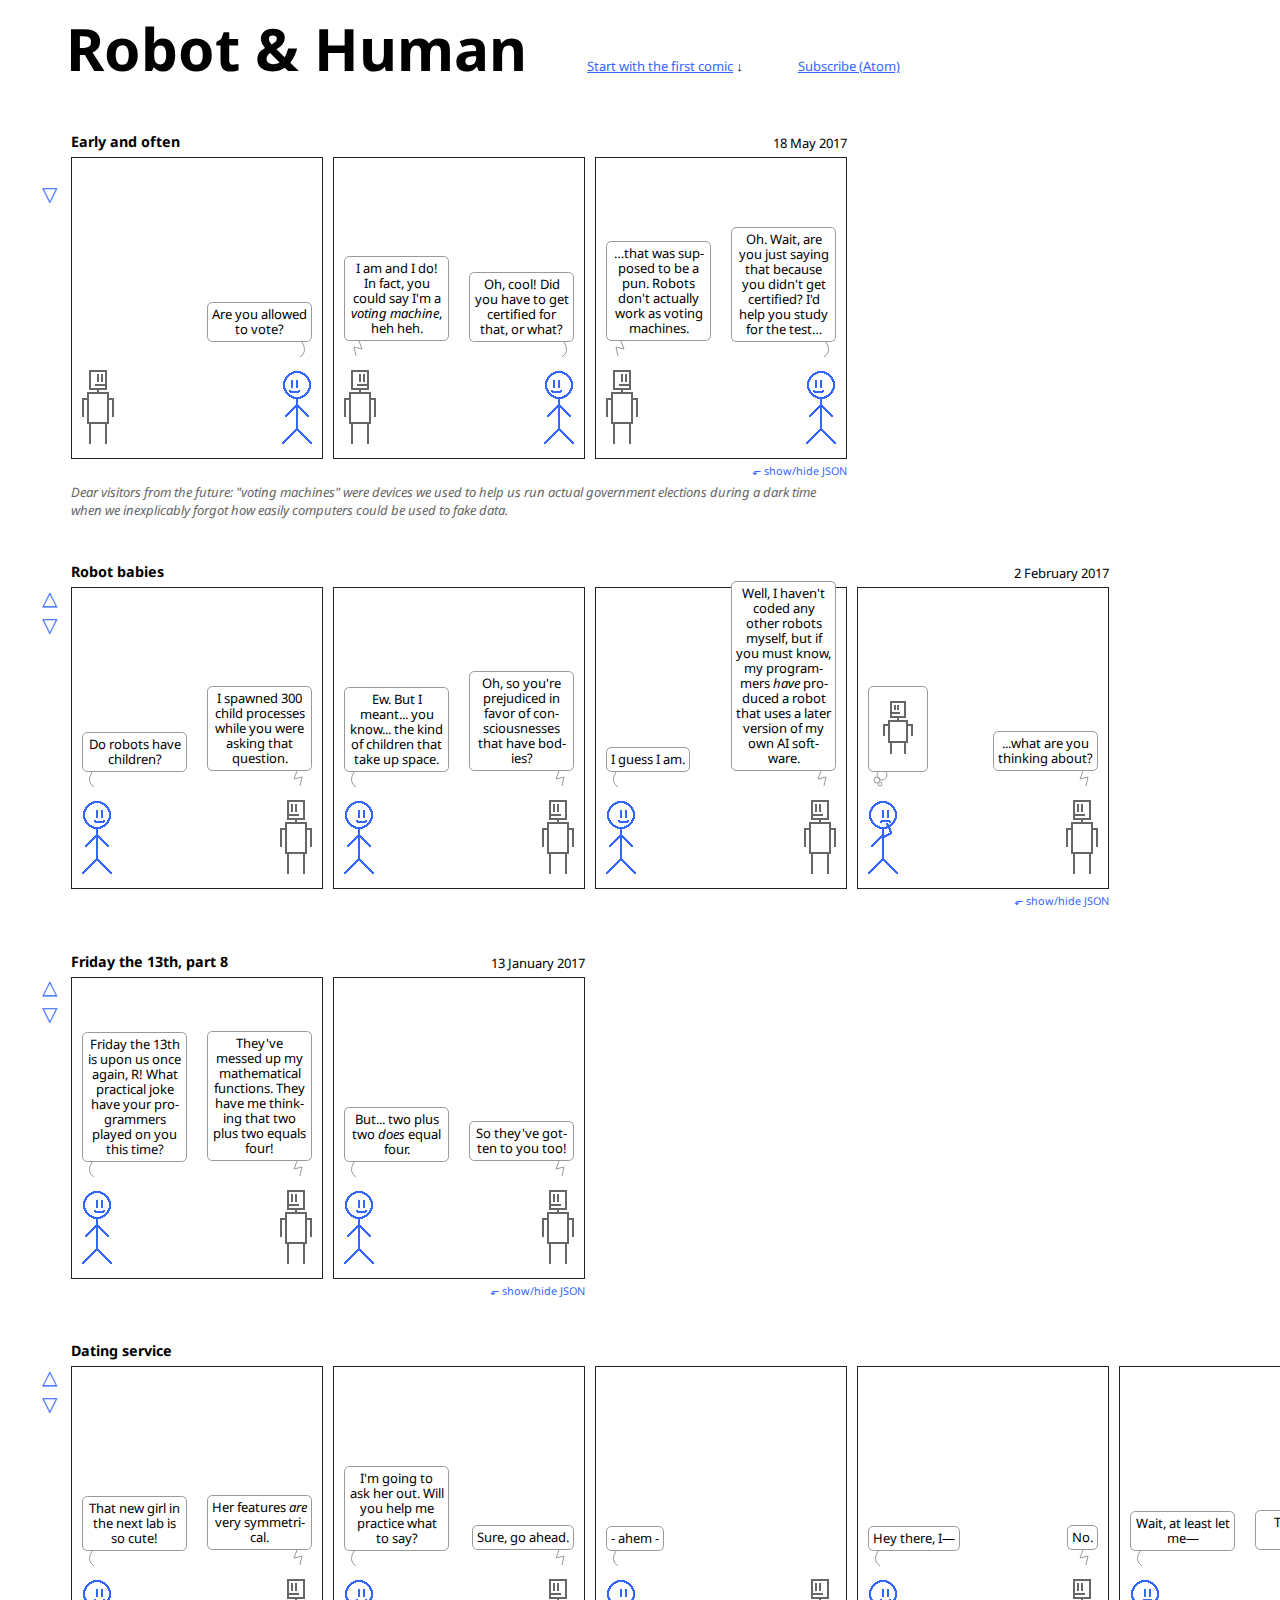
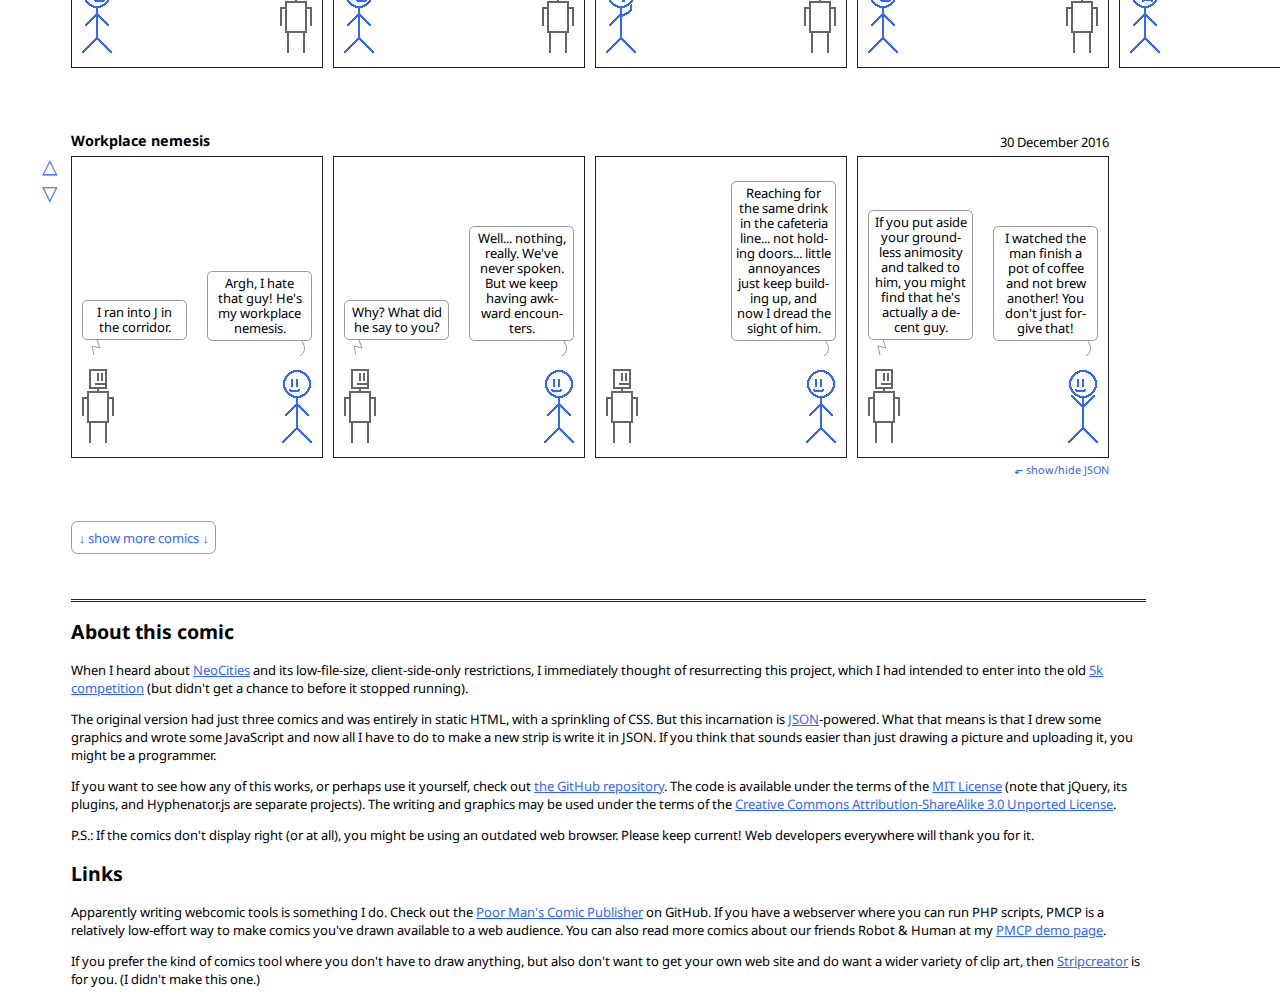
<file: index.html>
<!doctype html>
<html lang="en">
<head>
<meta charset="UTF-8">
<title>Robot &amp; Human: A Webcomic</title>
<!-- I didn't realize how much I missed GeoCities until NeoCities brought it back.... -->
<link rel="icon" type="image/png" href="favicon.png">
<script type="text/javascript" src="js/jquery-2.0.1.min.js"></script>
<script type="text/javascript" src="js/jquery.scrollTo-1.4.3.1-min.js"></script>
<script type="text/javascript" src="js/jcanvas.min.js"></script>
<script type="text/javascript" src="js/hyphenator/Hyphenator.js"></script>
<script type="text/javascript" src="js/comics.js"></script>
<link rel="stylesheet" type="text/css" href="robotandhuman.min.css">
<link href="atom.txt" type="application/atom+xml" rel="alternate" title="ATOM Feed">
</head>

<body>
<h1 id="ctitle">Robot &amp; Human</h1>
<p id="top_controls"><a data-scroll-id="e1" href="#e1">Start with the first comic</a> &darr;
<a href="atom.txt">Subscribe (Atom)</a></p>

<noscript>It looks like you have JavaScript turned off.  Sorry, but this whole page is an exercise in JS.  You won't
see much here without it.</noscript>

<p id="more">
<a href="javascript:void(0)">&darr; show more comics &darr;</a>
<!-- the code that adds a click event to this link is at the bottom of comics.js -->
</p>


<div id="blathering">
<h2 id="about">About this comic</h2>

<p>When I heard about <a href="https://neocities.org/">NeoCities</a> and its
low-file-size, client-side-only restrictions, I immediately thought of
resurrecting this project, which I had intended to enter into the old <a
href="http://the5k.org/">5k competition</a> (but didn't get a chance to before
it stopped running).</p>

<p>The original version had just three comics and was entirely in static HTML, with a sprinkling of CSS.
But this incarnation is <a href="http://www.json.org/">JSON</a>-powered.  What that means is that I drew
some graphics and wrote some JavaScript and now all I have to do to make a new
strip is write it in JSON.  If you think that sounds easier than just drawing a
picture and uploading it, you might be a programmer.</p>

<p>If you want to see how any of this works, or perhaps use it yourself, check out
<a href="https://github.com/Triskaideka/robotandhuman">the GitHub repository</a>.
The code is available under the terms of the
<a href="http://opensource.org/licenses/MIT">MIT License</a> (note that jQuery, its plugins, and Hyphenator.js
are separate projects).  The writing and graphics may be used under the terms of the <a rel="license"
href="http://creativecommons.org/licenses/by-sa/3.0/deed.en_US">Creative Commons Attribution-ShareAlike 3.0 Unported
License</a>.</p>

<p>P.S.: If the comics don't display right (or at all), you might be using an outdated web browser.  Please keep current!
Web developers everywhere will thank you for it.</p>

<h2 id="links">Links</h2>

<p>Apparently writing webcomic tools is something I do.  Check out the <a
href="https://github.com/Triskaideka/comicpub">Poor Man's Comic Publisher</a> on
GitHub.  If you have a webserver where you can run PHP scripts, PMCP is a
relatively low-effort way to make comics you've drawn available to a web
audience.  You can also read more comics about our friends Robot &amp; Human
at my <a href="http://triskaideka.net/comicpub/">PMCP demo page</a>.</p>

<p>If you prefer the kind of comics tool where you don't have to draw anything,
but also don't want to get your own web site and do want a wider variety of clip
art, then <a href="http://www.stripcreator.com/">Stripcreator</a> is for you.
(I didn't make this one.)</p>

</div>
</body>
</html>
</file>
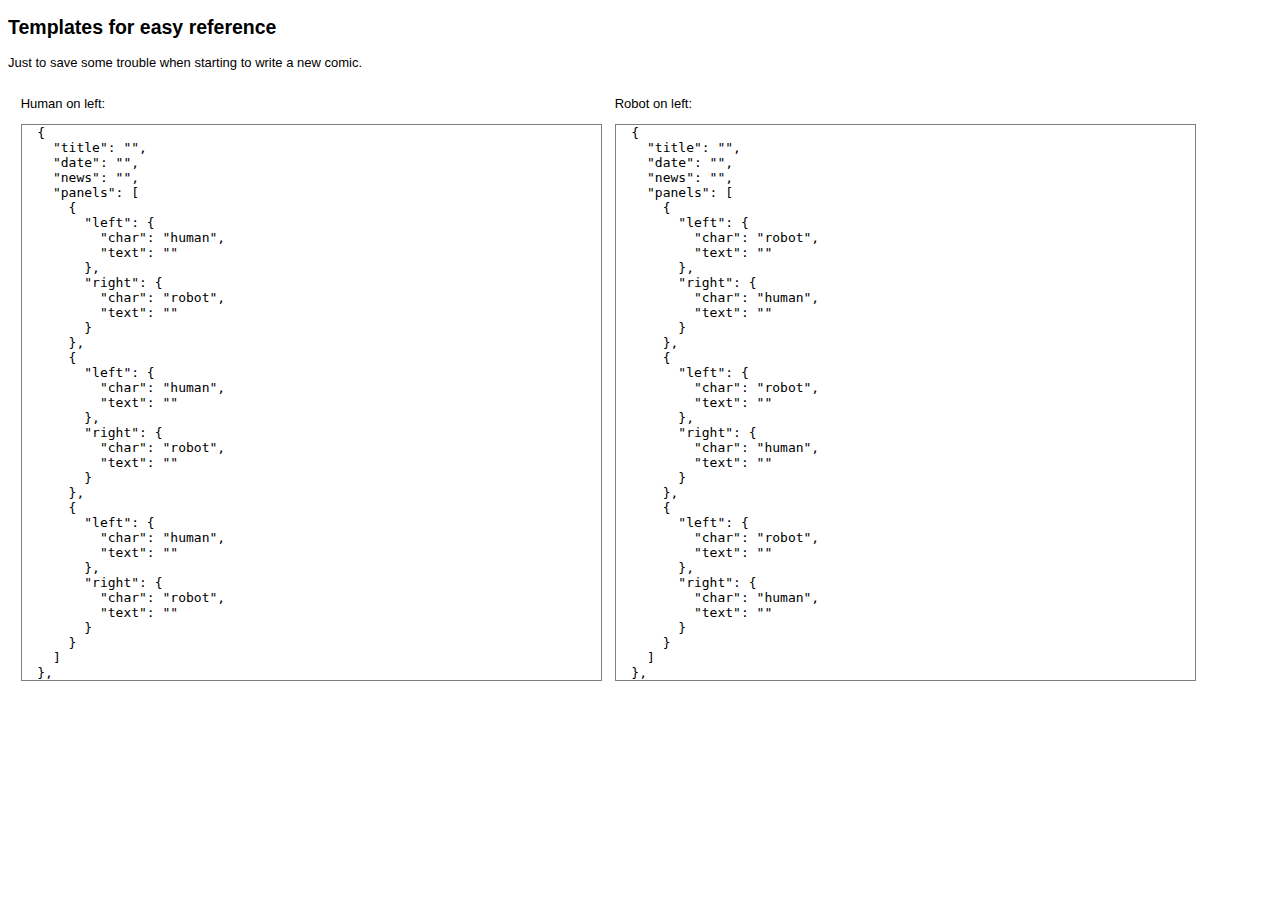
<file: templates.html>
<!doctype html>
<html>
<head>
<title>Templates for easy reference</title>
<link rel="stylesheet" type="text/css" href="rhwc.css">
<style type="text/css"><!--
.code {
  font-family: monospace;
  white-space: pre-wrap;
  border: 1px solid gray;
}

.blah {
  width: 46%;
  float: left;
  margin-left: 1%;
}
--></style>
</head>

<body>
<h2>Templates for easy reference</h2>

<p>Just to save some trouble when starting to write a new comic.</p>

<div class="blah">
<p>Human on left:</p>
<div class="code">  {
    "title": "",
    "date": "",
    "news": "",
    "panels": [
      {
        "left": {
          "char": "human",
          "text": ""
        },
        "right": {
          "char": "robot",
          "text": ""
        }
      },
      {
        "left": {
          "char": "human",
          "text": ""
        },
        "right": {
          "char": "robot",
          "text": ""
        }
      },
      {
        "left": {
          "char": "human",
          "text": ""
        },
        "right": {
          "char": "robot",
          "text": ""
        }
      }
    ]
  },
</div>
</div>

<div class="blah">
<p>Robot on left:</p>
<div class="code">  {
    "title": "",
    "date": "",
    "news": "",
    "panels": [
      {
        "left": {
          "char": "robot",
          "text": ""
        },
        "right": {
          "char": "human",
          "text": ""
        }
      },
      {
        "left": {
          "char": "robot",
          "text": ""
        },
        "right": {
          "char": "human",
          "text": ""
        }
      },
      {
        "left": {
          "char": "robot",
          "text": ""
        },
        "right": {
          "char": "human",
          "text": ""
        }
      }
    ]
  },
</div>

</body>
</html>
</file>
<file: rhwc.css>
BODY {
  font-family: Verdana, sans-serif;
  font-size: 13px;
  color: #000;
  background-color: #fff;
}

H1 {
  font-size: 400%;
  margin-top: 0;
  text-align: center;
}

a:link {
  color: #36f;  /* matches the color of the human graphics */
}

a:hover {
  color: #f00;
}


/* "episode" is the single wrapper for each comic and its attendant elements */
.episode {
  clear: both;
  margin-left: 5%;
  margin-top: 3.5em;
  position: relative;
}


/* prev/next links */
.prevnext {
  font-size: 150%;
  position: absolute;
  top: 1em;
  left: -1.5em;
}

.prevnext a {
  text-decoration: none;
}


/* The title and date field that precede the comic panels */
.title {
  font-weight: bold;
  float: left;
}

.date {
  float: right;
  margin-right: 14px;  /* so the right side of this div lines up with the right edge of the last panel */
}


/* individual panels */
.panel {
  display: inline-block;
  margin: 5px 10px 0 0;
  border: 1px solid #222;
  width: 250px;
  min-height: 300px;
  position: relative;  /* so panels will be "positioned ancestors" of the images inside them */
}

.p-left, .p-right {
  margin: 0;
  border: 0;
  padding: 0;
  width: 50%;

  position: absolute;
  bottom: 0;
}

.p-left {
  left: 0;
}

.p-right {
  right: 0;
  text-align: right;
}


/* "extra classes" for panels */
.dashed {
  border-style: dashed;
}

.taller {
  /* for comics with lots of dialogue -- this should probably be applied to every panel in a strip, not just one */
  height: 350px;
}


/* character images */
.panel IMG {
  margin: 10px;
}

/* dialogue */
.dialogue {
  display: inline-block;  /* 'block' would make them always take the full width available */
  margin: 0px 10px;
  padding: 4px;
  border-bottom: 1px solid #999;
  border-radius: 0.4em;
}


/* JSON */
.show_json {
  text-align: right;
  font-size: smaller;
  margin-right: 14px;  /* so the right side of this div lines up with the right edge of the last panel */
}

.show_json A {
  text-decoration: none;
}

.json {
  font-family: monospace;
  white-space: pre-wrap;  /* so it looks like code */
  border: 1px solid #999;
  padding: 0.5em;
  display: none;  /* hide it by default; the toggle link will show it */
  margin-right: 14px;  /* so the right side of this div lines up with the right edge of the last panel */
}


/* "News post" */
.news {
  font-style: italic;
  color: #666;
  margin-top: 5px;
}


/* placeholder -- just an empty div that marks the place where the comics end */
#place {
  clear: both;
  display: none;
}


/* all that text at the end */
#blathering {
  margin: 3.5em 10% 0 5%;
  border-top: 3px double #222;
}
</file>
<file: robotandhuman.min.css>
@import url(https://fonts.googleapis.com/css?family=Share+Tech+Mono|Noto+Sans:400,700,400italic,700italic);BODY{font-family:"Noto Sans",sans-serif;font-size:13px;color:#000;background-color:#fff}H1{font-size:450%;margin:0 0 0 5%;display:inline-block;position:relative;left:-5px}a:link{color:#36f}a:hover{color:#f00}#top_controls{display:inline-block}#top_controls a{margin-left:4em}.episode{clear:both;margin-left:5%;margin-top:3.5em;border-right:2.5em solid rgba(0,0,0,0);position:relative}.prevnext{font-size:150%;position:absolute;top:1em;left:-1.5em}.prevnext a{text-decoration:none;color:#36f}.title{float:left;font-weight:bold;font-size:110%;line-height:110%}.date{float:right}.panel{display:inline-block;margin:5px 0 0 0;border:1px solid #222;padding:0;width:250px;min-height:300px;position:relative}.panel+.panel{margin-left:10px}.p-left,.p-right,.p-closeup,.p-coded{margin:0;border:0;padding:0;position:absolute;bottom:0}.p-left,.p-right{width:50%}.p-left{left:0}.p-right{right:0;text-align:right}.p-closeup,.p-coded{text-align:center;line-height:0}.p-coded{width:100%}.dashed{border-style:dashed}.taller{height:350px}.clockwise_bubble{-webkit-transform:rotate(90deg);-moz-transform:rotate(90deg);-ms-transform:rotate(90deg);-o-transform:rotate(90deg);transform:rotate(90deg)}.upside-down{-webkit-transform:rotate(180deg);-moz-transform:rotate(180deg);-ms-transform:rotate(180deg);-o-transform:rotate(180deg);transform:rotate(180deg)}DIV.padded_bubble{padding:1em}.mechanical_voice{font-family:'Share Tech Mono',monospace;font-size:105%}.panel IMG{margin:10px}.p-closeup IMG{margin-bottom:0}.dialogue{display:inline-block;margin:0 10px;padding:4px;border:1px solid #999;border-radius:.4em;text-align:center;background-color:#fff;line-height:15px}.dtag-human,.dtag-human-thought,.dtag-robot,.dtag-robot-thought,.dtag-apple,.dtag-apple-thought,.dtag-android,.dtag-android-thought{margin:0 15px}.show_json{text-align:right;font-size:smaller}.show_json A{text-decoration:none}.json{font-family:monospace;white-space:pre-wrap;border:1px solid #999;padding:.5em;display:none}.news{font-style:italic;color:#666;margin-top:5px}.news I,.news EM{font-style:normal}#more{clear:both;margin:4em 5%}#more a{border:1px solid #999;border-radius:.5em;padding:.5em;text-decoration:none}#blathering{margin:3.5em 10% 0 5%;border-top:3px double #222}
</file>
